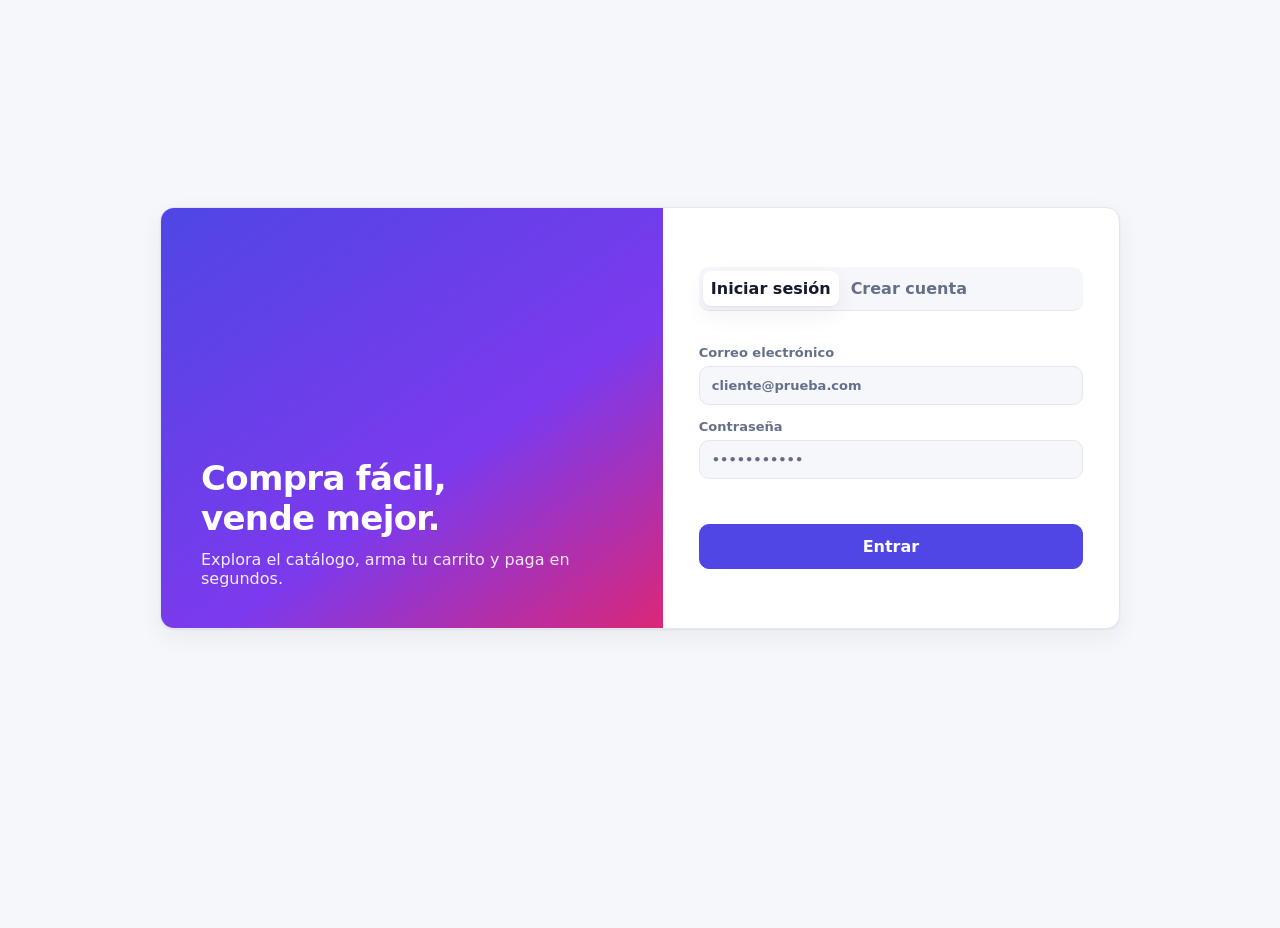
<file: static/index.html>
<!doctype html>
<html lang="es">
<head>
  <meta charset="utf-8">
  <meta name="viewport" content="width=device-width, initial-scale=1">
  <title>Tienda ITEC</title>
  <link rel="stylesheet" href="/static/styles.css">
</head>
<body data-session="client">
  <header class="topbar" id="topbar" hidden>
    <a class="brand" href="#/tienda"><span class="logo">▲</span> Tienda ITEC</a>
    <nav id="nav"></nav>
    <div class="topbar-right" id="userbox"></div>
  </header>
  <main id="app" class="container"></main>

  <aside id="cart" class="cart" aria-label="Carrito" hidden>
    <div class="cart-head"><h2>Tu carrito</h2><button class="icon-btn" id="cart-close" aria-label="Cerrar">✕</button></div>
    <div id="cart-body" class="cart-body"></div>
    <div id="cart-foot" class="cart-foot"></div>
  </aside>
  <div id="scrim" class="scrim" hidden></div>
  <div id="modal" class="modal" hidden></div>
  <div id="toast" class="toast" role="status" aria-live="polite"></div>
  <script src="/static/common.js"></script>
  <script src="/static/app.js"></script>
</body>
</html>
</file>
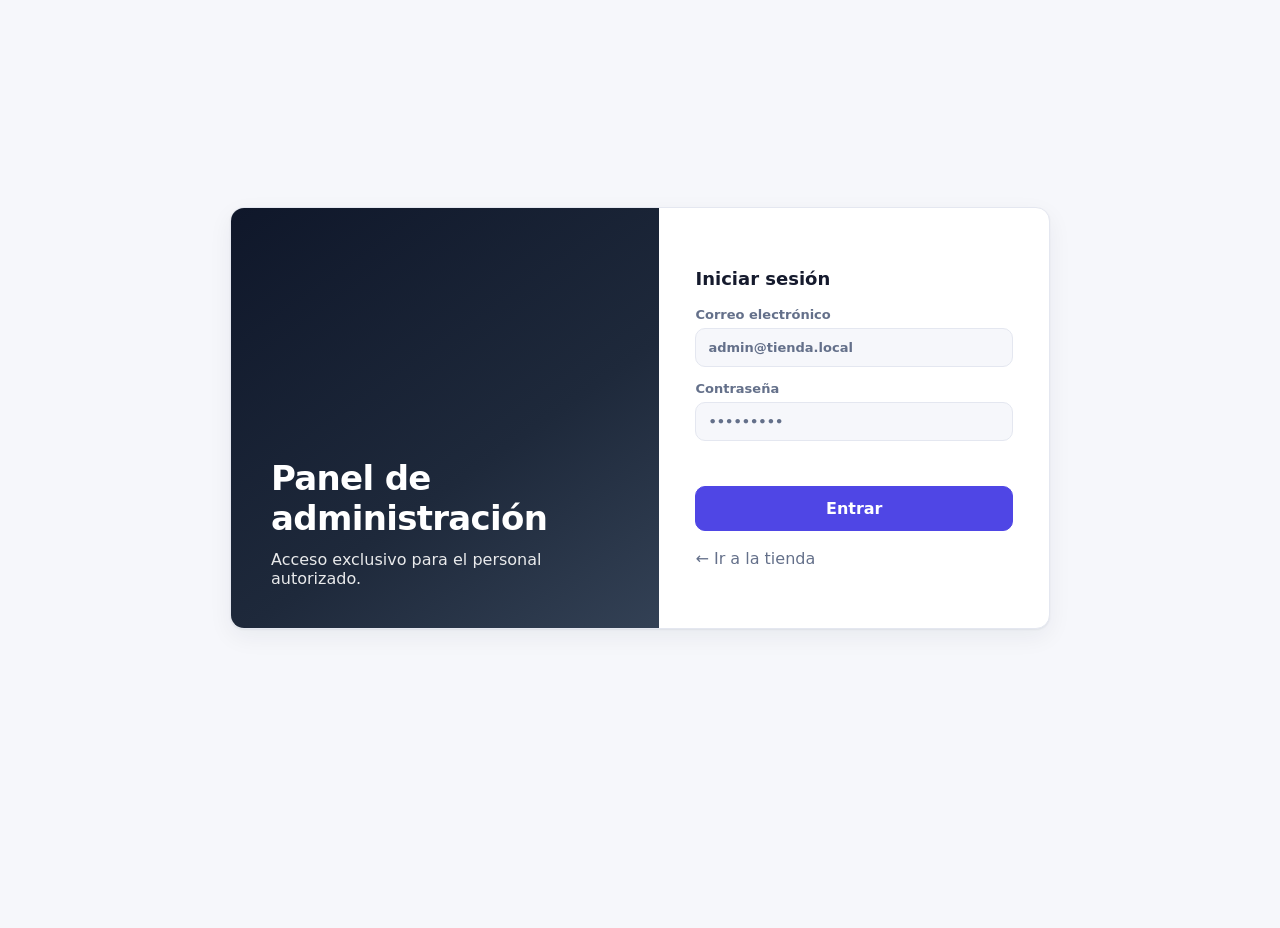
<file: static/admin.html>
<!doctype html>
<html lang="es">
<head>
  <meta charset="utf-8">
  <meta name="viewport" content="width=device-width, initial-scale=1">
  <meta name="robots" content="noindex">
  <title>Administración · Tienda ITEC</title>
  <link rel="stylesheet" href="/static/styles.css">
</head>
<body data-session="admin">
  <header class="topbar" id="topbar" hidden>
    <a class="brand" href="#/resumen"><span class="logo">▲</span> Administración</a>
    <nav id="nav"></nav>
    <div class="topbar-right" id="userbox"></div>
  </header>
  <div id="banner"></div>
  <main id="app" class="container"></main>
  <div id="modal" class="modal" hidden></div>
  <div id="toast" class="toast" role="status" aria-live="polite"></div>
  <script src="/static/common.js"></script>
  <script src="/static/research.js"></script>
  <script src="/static/reports.js"></script>
  <script src="/static/admin.js"></script>
</body>
</html>
</file>
<file: static/styles.css>
:root {
  --bg: #f6f7fb; --surface: #fff; --ink: #151a2d; --muted: #64708a; --line: #e4e7f0;
  --brand: #4f46e5; --brand-ink: #fff; --brand-soft: #eceafd;
  --ok: #0f9d6c; --warn: #d97706; --danger: #dc2626;
  --shadow: 0 1px 2px rgba(20,26,45,.06), 0 8px 24px rgba(20,26,45,.06);
  --radius: 14px;
  font-family: Inter, ui-sans-serif, system-ui, -apple-system, "Segoe UI", Roboto, sans-serif;
  color: var(--ink); background: var(--bg);
}
@media (prefers-color-scheme: dark) {
  :root { --bg: #0e1120; --surface: #171b30; --ink: #eef0fa; --muted: #98a2c0; --line: #272d49;
    --brand: #818cf8; --brand-ink: #0e1120; --brand-soft: #232850; --shadow: 0 8px 24px rgba(0,0,0,.35); }
}
* { box-sizing: border-box; }
body { margin: 0; min-height: 100vh; background: var(--bg); }
[hidden] { display: none !important; }
button, input, select, textarea { font: inherit; color: inherit; }
a { color: var(--brand); text-decoration: none; }
h1 { font-size: clamp(24px, 4vw, 32px); margin: 0 0 4px; letter-spacing: -.02em; }
h2 { font-size: 18px; margin: 0; }
.muted { color: var(--muted); }
.container { width: min(1120px, calc(100% - 32px)); margin: 28px auto 80px; }

.topbar { position: sticky; top: 0; z-index: 20; display: flex; align-items: center; gap: 20px; padding: 12px max(16px, calc((100% - 1120px) / 2));
  background: color-mix(in srgb, var(--surface) 88%, transparent); backdrop-filter: blur(10px); border-bottom: 1px solid var(--line); }
.brand { font-weight: 800; color: var(--ink); display: flex; align-items: center; gap: 8px; }
.logo { display: grid; place-items: center; width: 28px; height: 28px; border-radius: 8px; background: var(--brand); color: var(--brand-ink); font-size: 12px; }
nav { display: flex; gap: 4px; flex: 1; overflow-x: auto; }
nav a { padding: 8px 12px; border-radius: 10px; color: var(--muted); font-weight: 600; font-size: 14px; white-space: nowrap; }
nav a:hover { background: var(--brand-soft); }
nav a.active { background: var(--brand-soft); color: var(--brand); }
.topbar-right { display: flex; align-items: center; gap: 10px; font-size: 14px; }

.btn { border: 1px solid var(--line); background: var(--surface); border-radius: 10px; padding: 9px 14px; font-weight: 600; cursor: pointer; transition: .15s; }
.btn:hover { border-color: var(--brand); }
.btn.primary { background: var(--brand); color: var(--brand-ink); border-color: var(--brand); }
.btn.primary:hover { filter: brightness(1.08); }
.btn.danger { color: var(--danger); }
.btn.block { width: 100%; padding: 12px; }
.btn:disabled { opacity: .55; cursor: not-allowed; }
.icon-btn { border: 0; background: transparent; cursor: pointer; font-size: 18px; padding: 6px 10px; border-radius: 8px; color: var(--muted); }
.icon-btn:hover { background: var(--brand-soft); }
.badge { background: var(--brand); color: var(--brand-ink); border-radius: 99px; font-size: 11px; padding: 1px 7px; margin-left: 6px; }

.card { background: var(--surface); border: 1px solid var(--line); border-radius: var(--radius); box-shadow: var(--shadow); }
.pad { padding: 20px; }
input, select, textarea { width: 100%; border: 1px solid var(--line); background: var(--bg); border-radius: 10px; padding: 11px 12px; outline: none; }
input:focus, select:focus, textarea:focus { border-color: var(--brand); box-shadow: 0 0 0 3px var(--brand-soft); }
label { display: grid; gap: 6px; font-size: 13px; font-weight: 600; color: var(--muted); }
form.stack { display: grid; gap: 14px; }
.error { color: var(--danger); font-size: 14px; min-height: 1.2em; margin: 0; }

.auth-wrap { min-height: calc(100vh - 120px); display: grid; place-items: center; }
.auth { width: min(960px, 100%); display: grid; grid-template-columns: 1.1fr 1fr; overflow: hidden; }
.auth-hero { padding: 40px; background: linear-gradient(145deg, #4f46e5, #7c3aed 60%, #db2777); color: #fff; display: flex; flex-direction: column; justify-content: flex-end; min-height: 420px; }
.auth-hero h1 { font-size: 34px; }
.auth-hero p { opacity: .9; margin: 8px 0 0; }
.auth-form { padding: 36px; display: grid; gap: 18px; align-content: center; }
.tabs { display: grid; grid-template-columns: 1fr 1fr; background: var(--bg); border-radius: 10px; padding: 4px; }
.tabs button { border: 0; background: transparent; padding: 8px; border-radius: 8px; font-weight: 700; color: var(--muted); cursor: pointer; }
.tabs button.on { background: var(--surface); color: var(--ink); box-shadow: var(--shadow); }

.page-head { display: flex; justify-content: space-between; align-items: end; gap: 16px; flex-wrap: wrap; margin-bottom: 20px; }
.toolbar { display: flex; gap: 10px; flex-wrap: wrap; margin-bottom: 20px; align-items: center; }
.toolbar input { max-width: 300px; }
.chip { border: 1px solid var(--line); background: var(--surface); border-radius: 99px; padding: 6px 14px; font-size: 13px; font-weight: 600; cursor: pointer; color: var(--muted); }
.chip.on { background: var(--brand); border-color: var(--brand); color: var(--brand-ink); }

.grid { display: grid; grid-template-columns: repeat(auto-fill, minmax(230px, 1fr)); gap: 18px; }
.product { display: flex; flex-direction: column; overflow: hidden; }
.thumb { height: 130px; display: grid; place-items: center; font-size: 46px; font-weight: 800; color: #fff; }
.product-body { padding: 16px; display: flex; flex-direction: column; gap: 6px; flex: 1; }
.product-body p { margin: 0; font-size: 13px; color: var(--muted); flex: 1; }
.cat { font-size: 11px; font-weight: 700; text-transform: uppercase; letter-spacing: .06em; color: var(--brand); }
.price-row { display: flex; justify-content: space-between; align-items: center; margin-top: 10px; }
.price { font-size: 20px; font-weight: 800; }
.stock { font-size: 12px; color: var(--muted); }
.stock.low { color: var(--warn); font-weight: 700; }

.kpis { display: grid; grid-template-columns: repeat(auto-fit, minmax(190px, 1fr)); gap: 16px; margin-bottom: 20px; }
.kpi { padding: 18px; }
.kpi span { font-size: 13px; color: var(--muted); font-weight: 600; }
.kpi strong { display: block; font-size: 28px; margin-top: 4px; letter-spacing: -.02em; }
.cols { display: grid; grid-template-columns: 1fr 1fr; gap: 16px; }
.bar-row { display: grid; grid-template-columns: 1fr auto; gap: 4px 12px; margin-top: 14px; font-size: 14px; }
.bar { grid-column: 1 / -1; height: 8px; background: var(--bg); border-radius: 9px; overflow: hidden; }
.bar i { display: block; height: 100%; background: var(--brand); border-radius: 9px; }

.table-wrap { overflow-x: auto; }
table { width: 100%; border-collapse: collapse; font-size: 14px; }
th { text-align: left; font-size: 12px; text-transform: uppercase; letter-spacing: .05em; color: var(--muted); padding: 12px 16px; border-bottom: 1px solid var(--line); }
td { padding: 12px 16px; border-bottom: 1px solid var(--line); vertical-align: middle; }
tr:last-child td { border-bottom: 0; }
td.num, th.num { text-align: right; font-variant-numeric: tabular-nums; }
.pill { font-size: 12px; font-weight: 700; padding: 3px 10px; border-radius: 99px; background: var(--brand-soft); color: var(--brand); }
.pill.off { background: var(--line); color: var(--muted); }
.empty { text-align: center; padding: 48px 16px; color: var(--muted); }

.cart { position: fixed; top: 0; right: 0; bottom: 0; width: min(400px, 100%); z-index: 40; background: var(--surface); border-left: 1px solid var(--line); box-shadow: var(--shadow); display: flex; flex-direction: column; }
.cart-head { display: flex; justify-content: space-between; align-items: center; padding: 16px 20px; border-bottom: 1px solid var(--line); }
.cart-body { flex: 1; overflow-y: auto; padding: 8px 20px; }
.cart-foot { padding: 16px 20px; border-top: 1px solid var(--line); display: grid; gap: 8px; }
.cart-line { display: grid; grid-template-columns: 1fr auto; gap: 6px; padding: 14px 0; border-bottom: 1px solid var(--line); }
.qty { display: inline-flex; align-items: center; border: 1px solid var(--line); border-radius: 9px; }
.qty button { border: 0; background: transparent; width: 30px; height: 30px; cursor: pointer; font-size: 16px; }
.qty span { min-width: 26px; text-align: center; font-weight: 700; }
.sum { display: flex; justify-content: space-between; font-size: 14px; color: var(--muted); }
.sum.total { font-size: 18px; font-weight: 800; color: var(--ink); }
.scrim { position: fixed; inset: 0; background: rgba(10,12,25,.45); z-index: 30; }
.modal { position: fixed; inset: 0; z-index: 50; display: grid; place-items: center; background: rgba(10,12,25,.55); padding: 16px; overflow-y: auto; }
.modal .card { width: min(480px, 100%); padding: 24px; }
.receipt-row { display: flex; justify-content: space-between; gap: 12px; padding: 8px 0; border-bottom: 1px dashed var(--line); font-size: 14px; }
.check { width: 52px; height: 52px; border-radius: 50%; background: var(--ok); color: #fff; display: grid; place-items: center; font-size: 26px; margin: 0 auto 10px; }
.toast { position: fixed; bottom: 24px; left: 50%; transform: translate(-50%, 90px); background: var(--ink); color: var(--bg); padding: 11px 18px; border-radius: 10px; font-size: 14px; font-weight: 600; transition: .25s; z-index: 60; opacity: 0; }
.toast.show { transform: translate(-50%, 0); opacity: 1; }
.form-grid { display: grid; grid-template-columns: 1fr 1fr; gap: 14px; }
.form-grid .full { grid-column: 1 / -1; }

@media (max-width: 760px) {
  .auth { grid-template-columns: 1fr; } .auth-hero { min-height: 160px; padding: 24px; }
  .cols, .form-grid { grid-template-columns: 1fr; }
  .topbar { flex-wrap: wrap; gap: 8px; } nav { order: 3; flex-basis: 100%; }
  #user-name { display: none; }
}

.admin-auth { width: min(820px, 100%); }
.admin-hero { background: linear-gradient(145deg, #0f172a, #1e293b 60%, #334155); }
.modes { display: grid; grid-template-columns: repeat(auto-fit, minmax(220px, 1fr)); gap: 12px; margin-top: 16px; }
.mode { text-align: left; border: 1px solid var(--line); background: var(--surface); border-radius: 12px; padding: 14px; cursor: pointer; display: grid; gap: 6px; }
.mode small { color: var(--muted); font-weight: 500; line-height: 1.35; }
.mode:hover { border-color: var(--brand); }
.mode.on { border-color: var(--brand); background: var(--brand-soft); }
.mode:disabled { opacity: .6; cursor: wait; }
.alert { background: #fef2f2; color: #991b1b; border-bottom: 1px solid #fecaca; padding: 12px max(16px, calc((100% - 1120px) / 2)); font-size: 14px; line-height: 1.45; }
.alert code { background: rgba(0,0,0,.08); padding: 1px 5px; border-radius: 4px; }
@media (prefers-color-scheme: dark) { .alert { background: #3b1111; color: #fecaca; border-color: #5c1a1a; } }

.form-grid3 { display: grid; grid-template-columns: repeat(auto-fit, minmax(210px, 1fr)); gap: 14px; }
.form-grid3 label { display: grid; gap: 4px; font-size: 14px; font-weight: 600; }
.form-grid3 small { font-weight: 400; }
.tabs { display: flex; gap: 4px; margin-bottom: 16px; border-bottom: 1px solid var(--line); }
.tabs a { padding: 9px 16px; font-weight: 600; color: var(--muted); border-bottom: 2px solid transparent; margin-bottom: -1px; }
.tabs a.on { color: var(--brand); border-bottom-color: var(--brand); }
.card .table-wrap { margin: 10px 0; overflow-x: auto; }

.charts { display: grid; grid-template-columns: repeat(auto-fit, minmax(min(100%, 520px), 1fr)); gap: 16px; margin-top: 12px; }
.chart-head { display: flex; justify-content: space-between; gap: 12px; flex-wrap: wrap; margin-bottom: 8px; }
.chart-head p { margin: 2px 0 0; font-size: 13px; }
.chart-actions { display: flex; gap: 6px; align-items: start; }
.chart-actions .btn { padding: 6px 10px; font-size: 13px; }
.chart-plot svg { width: 100%; height: auto; display: block; border-radius: 10px; }
.chart-table { margin-top: 10px; max-height: 280px; overflow: auto; }
.viz-tip { position: fixed; z-index: 70; pointer-events: none; display: grid; gap: 2px; padding: 8px 11px; border-radius: 9px; background: var(--surface); border: 1px solid var(--line); box-shadow: var(--shadow); font-size: 12px; }
.viz-tip strong { font-size: 15px; } .viz-tip span { color: var(--muted); }
</file>
